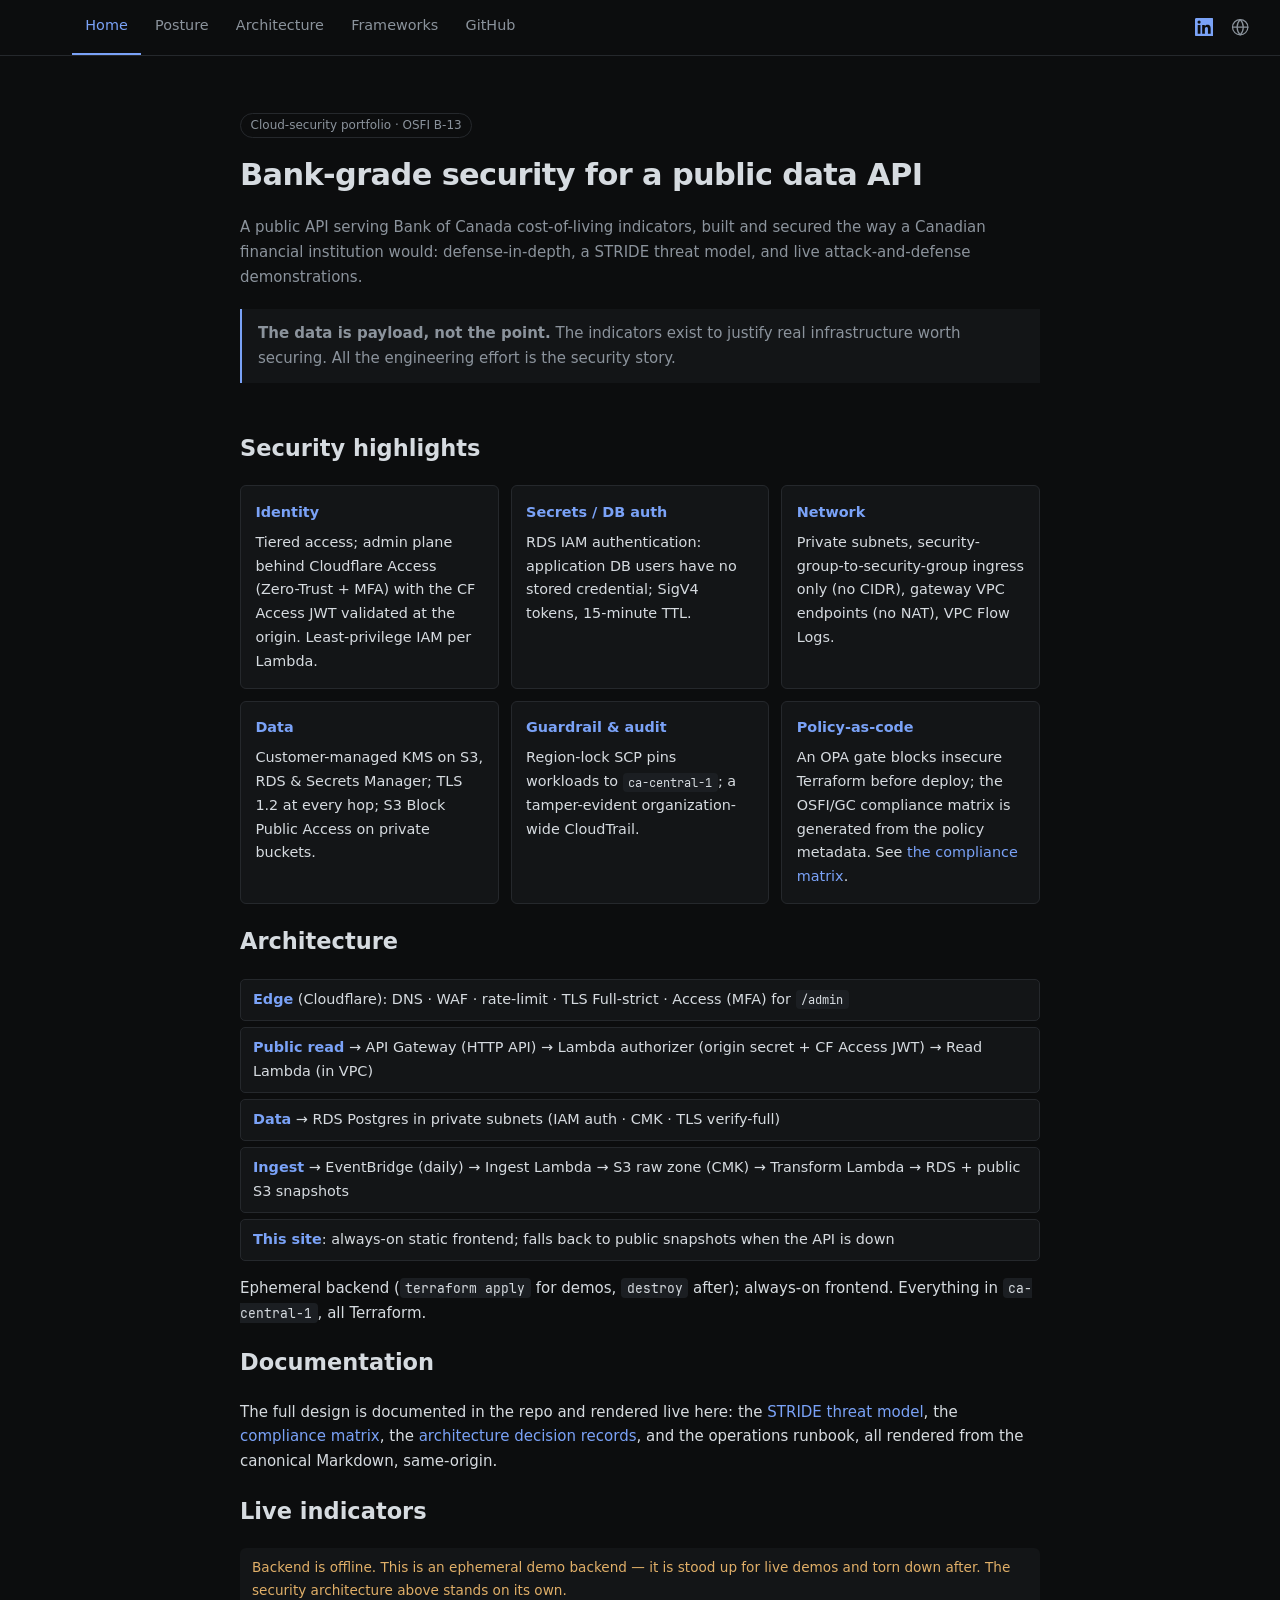
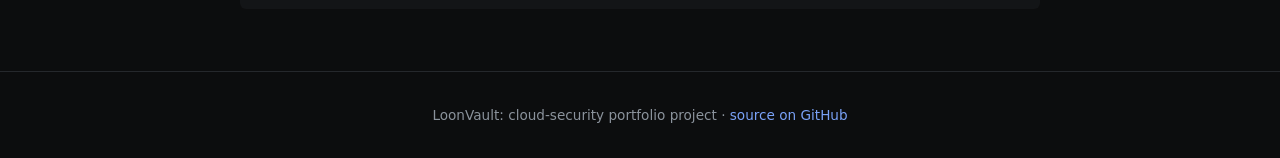
<file: frontend/index.html>
<!DOCTYPE html>
<html lang="en">
<head>
  <meta charset="utf-8">
  <meta name="viewport" content="width=device-width, initial-scale=1">
  <title>LoonVault: bank-grade secure data platform</title>
  <meta name="description" content="A security-first cloud platform serving Bank of Canada indicators, mapped to OSFI B-13.">
  <link rel="stylesheet" href="assets/styles.css">
</head>
<body>
  <header class="site">
    <nav class="tabbar" aria-label="Primary">
      <a class="tab" href="index.html" aria-current="page">Home</a>
      <span class="tab-group">
        <a class="tab" href="docs.html#threat-model">Posture</a>
        <span class="tab-menu">
          <a href="index.html#security">Security Highlights</a>
          <a href="docs.html#threat-model">Threat Model</a>
        </span>
      </span>
      <a class="tab" href="index.html#architecture">Architecture</a>
      <a class="tab" href="docs.html#COMPLIANCE">Frameworks</a>
      <a class="tab" href="https://github.com/arnoldcastro5000/loonvault" target="_blank" rel="noopener noreferrer">GitHub</a>
      <span class="tab-icons">
        <a class="li" href="https://www.linkedin.com/in/arnoldgcastro/" target="_blank" rel="noopener noreferrer" title="LinkedIn" aria-label="LinkedIn">
          <svg xmlns="http://www.w3.org/2000/svg" viewBox="0 0 24 24" fill="currentColor"><path d="M20.447 20.452h-3.554v-5.569c0-1.328-.027-3.037-1.852-3.037-1.853 0-2.136 1.445-2.136 2.939v5.667H9.351V9h3.414v1.561h.046c.477-.9 1.637-1.85 3.37-1.85 3.601 0 4.267 2.37 4.267 5.455v6.286zM5.337 7.433a2.062 2.062 0 0 1-2.063-2.065 2.064 2.064 0 1 1 2.063 2.065zm1.782 13.019H3.555V9h3.564v11.452zM22.225 0H1.771C.792 0 0 .774 0 1.729v20.542C0 23.227.792 24 1.771 24h20.451C23.2 24 24 23.227 24 22.271V1.729C24 .774 23.2 0 22.222 0h.003z"/></svg>
        </a>
        <a href="https://cloudsecuritypractice.com" target="_blank" rel="noopener noreferrer" title="cloudsecuritypractice.com" aria-label="cloudsecuritypractice.com">
          <svg xmlns="http://www.w3.org/2000/svg" viewBox="0 0 24 24" fill="none" stroke="currentColor" stroke-width="1.6" stroke-linecap="round" stroke-linejoin="round">
            <circle cx="12" cy="12" r="10"/>
            <line x1="2" y1="12" x2="22" y2="12"/>
            <path d="M12 2c2.6 2.7 4 6.3 4 10s-1.4 7.3-4 10c-2.6-2.7-4-6.3-4-10s1.4-7.3 4-10z"/>
          </svg>
        </a>
      </span>
    </nav>
  </header>

  <main>
    <section class="hero">
      <span class="badge">Cloud-security portfolio · OSFI B-13</span>
      <h1>Bank-grade security for a public data API</h1>
      <p class="tagline">A public API serving Bank of Canada cost-of-living indicators, built and
        secured the way a Canadian financial institution would: defense-in-depth, a STRIDE threat
        model, and live attack-and-defense demonstrations.</p>
      <div class="callout"><strong>The data is payload, not the point.</strong> The indicators exist
        to justify real infrastructure worth securing. All the engineering effort is the security story.</div>
    </section>

    <section id="security">
      <h2>Security highlights</h2>
      <div class="grid">
        <div class="card"><h3>Identity</h3>Tiered access; admin plane behind Cloudflare Access
          (Zero-Trust + MFA) with the CF Access JWT validated at the origin. Least-privilege IAM per Lambda.</div>
        <div class="card"><h3>Secrets / DB auth</h3>RDS IAM authentication: application DB users have
          no stored credential; SigV4 tokens, 15-minute TTL.</div>
        <div class="card"><h3>Network</h3>Private subnets, security-group-to-security-group ingress only
          (no CIDR), gateway VPC endpoints (no NAT), VPC Flow Logs.</div>
        <div class="card"><h3>Data</h3>Customer-managed KMS on S3, RDS &amp; Secrets Manager; TLS 1.2 at
          every hop; S3 Block Public Access on private buckets.</div>
        <div class="card"><h3>Guardrail &amp; audit</h3>Region-lock SCP pins workloads to
          <code>ca-central-1</code>; a tamper-evident organization-wide CloudTrail.</div>
        <div class="card"><h3>Policy-as-code</h3>An OPA gate blocks insecure Terraform before deploy;
          the OSFI/GC compliance matrix is generated from the policy metadata. See
          <a href="docs.html#COMPLIANCE">the compliance matrix</a>.</div>
      </div>
    </section>

    <section id="architecture">
      <h2>Architecture</h2>
      <ul class="flow">
        <li><b>Edge</b> (Cloudflare): DNS · WAF · rate-limit · TLS Full-strict · Access (MFA) for <code>/admin</code></li>
        <li><b>Public read</b> → API Gateway (HTTP API) → Lambda authorizer (origin secret + CF Access JWT) → Read Lambda (in VPC)</li>
        <li><b>Data</b> → RDS Postgres in private subnets (IAM auth · CMK · TLS verify-full)</li>
        <li><b>Ingest</b> → EventBridge (daily) → Ingest Lambda → S3 raw zone (CMK) → Transform Lambda → RDS + public S3 snapshots</li>
        <li><b>This site</b>: always-on static frontend; falls back to public snapshots when the API is down</li>
      </ul>
      <p>Ephemeral backend (<code>terraform apply</code> for demos, <code>destroy</code> after);
        always-on frontend. Everything in <code>ca-central-1</code>, all Terraform.</p>
    </section>

    <section>
      <h2>Documentation</h2>
      <p>The full design is documented in the repo and rendered live here: the
        <a href="docs.html#threat-model">STRIDE threat model</a>,
        the <a href="docs.html#COMPLIANCE">compliance matrix</a>,
        the <a href="docs.html">architecture decision records</a>, and the operations runbook,
        all rendered from the canonical Markdown, same-origin.</p>
    </section>

    <section id="indicators">
      <h2>Live indicators</h2>
      <p id="data-status" class="status">Loading…</p>
      <table id="data-table"></table>
    </section>
  </main>

  <footer class="site">
    LoonVault: cloud-security portfolio project ·
    <a href="https://github.com/arnoldcastro5000/loonvault">source on GitHub</a>
  </footer>

  <script src="assets/runtime.js"></script>
  <script src="assets/app.js"></script>
</body>
</html>
</file>
<file: frontend/assets/styles.css>
/* LoonVault — sans-serif theme (ui-sans-serif primary), monospace for code only.
   JetBrains Mono (OFL-1.1) is self-hosted for code; see fonts/LICENSE-JetBrainsMono.txt
   and ADR-0012. No font CDN, no third-party assets. */
@font-face {
  font-family: "JetBrains Mono";
  font-style: normal;
  font-weight: 400;
  font-display: swap;
  src: url("fonts/JetBrainsMono-Regular.woff2") format("woff2");
}

:root {
  --bg: #0c0d0e;
  --panel: #131517;
  --border: #25282c;
  --text: #d6dbe0;
  --muted: #8b939c;
  --accent: #7aa2f7;
  --ok: #7bd88f;
  --warn: #e0af68;
  --err: #f7768e;
  --sans: ui-sans-serif, system-ui, -apple-system, "Segoe UI", Roboto, Helvetica, Arial, sans-serif;
  --mono: ui-monospace, "JetBrains Mono", "SF Mono", Menlo, Consolas, monospace;
}
* { box-sizing: border-box; }
html { -webkit-text-size-adjust: 100%; }
body {
  margin: 0;
  font-family: var(--sans);
  font-size: 15px;
  line-height: 1.65;
  background: var(--bg);
  color: var(--text);
}
a { color: var(--accent); text-decoration: none; }
a:hover { text-decoration: underline; }

/* header / footer */
header.site {
  border-bottom: 1px solid var(--border);
  padding: 0 1.5rem;
  display: flex;
  gap: 1rem;
  align-items: stretch;
  flex-wrap: wrap;
}
header.site .brand { font-weight: 700; letter-spacing: -0.01em; display: flex; align-items: center; }
footer.site { border-top: 1px solid var(--border); color: var(--muted); padding: 2rem 1.5rem; text-align: center; font-size: 0.85rem; }

/* top tab bar (mirrors the prowler-cspm dashboard nav, in loonvault tokens) */
.tabbar { display: flex; align-items: stretch; flex: 1 1 auto; flex-wrap: wrap; margin-left: 5ch; }
.tabbar .tab {
  display: inline-flex;
  align-items: center;
  padding: 0.9rem 0.85rem;
  font-size: 0.9rem;
  font-weight: 500;
  color: var(--muted);
  border-bottom: 2px solid transparent;
}
.tabbar .tab:hover { color: var(--text); text-decoration: none; }
.tabbar .tab[aria-current="page"] { color: var(--accent); border-bottom-color: var(--accent); }

/* hover/focus dropdown */
.tab-group { position: relative; display: inline-flex; align-items: stretch; }
.tab-menu {
  position: absolute;
  left: 0;
  top: 100%;
  display: none;
  min-width: 180px;
  background: var(--panel);
  border: 1px solid var(--border);
  border-top: none;
  border-radius: 0 0 6px 6px;
  box-shadow: 0 8px 20px rgba(0, 0, 0, 0.35);
  z-index: 20;
}
.tab-group:hover .tab-menu,
.tab-group:focus-within .tab-menu { display: block; }
.tab-menu a {
  display: block;
  padding: 0.5rem 0.85rem;
  font-size: 0.85rem;
  color: var(--muted);
}
.tab-menu a:hover { color: var(--text); background: var(--bg); text-decoration: none; }

/* right-aligned social icons */
.tab-icons { margin-left: auto; display: flex; align-items: center; gap: 0.25rem; }
.tab-icons a { display: inline-flex; align-items: center; justify-content: center; width: 2rem; height: 2rem; border-radius: 4px; color: var(--muted); }
.tab-icons a:hover { color: var(--text); text-decoration: none; }
.tab-icons a.li { color: var(--accent); }
.tab-icons svg { width: 1.15rem; height: 1.15rem; }

main { max-width: 76ch; margin: 0 auto; padding: 2rem 1.5rem 3rem; }
/* Landing page width matches https://prowler.cloudsecuritypractice.com/ (848px). Fixed
   px, not ch: ch scales with font-size, which made prior ch-based widths unpredictable. */
main:not(.docs-main) { max-width: 848px; }

/* prose */
.prose h1 { font-size: 1.6rem; letter-spacing: -0.02em; margin: 0 0 1.25rem; }
.prose h2 { font-size: 1.2rem; margin: 2.25rem 0 0.75rem; padding-top: 1.1rem; border-top: 1px solid var(--border); }
.prose h3 { font-size: 1.02rem; color: var(--text); margin: 1.5rem 0 0.5rem; }
.prose h4 { font-size: 0.95rem; color: var(--muted); margin: 1.25rem 0 0.4rem; }
.prose p, .prose li { color: var(--text); }
.prose ul, .prose ol { padding-left: 1.3rem; }
.prose li { margin: 0.2rem 0; }
.prose hr { border: none; border-top: 1px solid var(--border); margin: 2rem 0; }
blockquote { margin: 1rem 0; padding: 0.5rem 1rem; border-left: 2px solid var(--accent); background: var(--panel); color: var(--muted); }

/* landing bits */
.hero { padding: 1.5rem 0 0.5rem; }
.hero h1 { font-size: 1.9rem; letter-spacing: -0.02em; margin: 0.75rem 0 0.5rem; }
.tagline { color: var(--muted); }
.callout { border-left: 2px solid var(--accent); background: var(--panel); padding: 0.75rem 1rem; margin: 1.25rem 0; color: var(--muted); }
.grid { display: grid; gap: 0.75rem; grid-template-columns: repeat(auto-fit, minmax(230px, 1fr)); }
.card { background: var(--panel); border: 1px solid var(--border); border-radius: 6px; padding: 0.9rem; font-size: 0.9rem; }
.card h3 { margin: 0 0 0.4rem; font-size: 0.9rem; color: var(--accent); }
.flow { list-style: none; padding: 0; }
.flow li { background: var(--panel); border: 1px solid var(--border); border-radius: 5px; padding: 0.5rem 0.75rem; margin: 0.4rem 0; font-size: 0.9rem; }
.flow li b { color: var(--accent); }
.badge { display: inline-block; font-size: 0.75rem; color: var(--muted); border: 1px solid var(--border); border-radius: 999px; padding: 0.1rem 0.6rem; }

/* tables (wrapped for overflow) */
.table-wrap { overflow-x: auto; margin: 1rem 0; }
table { width: 100%; border-collapse: collapse; font-size: 0.85rem; }
th, td { text-align: left; padding: 0.45rem 0.6rem; border-bottom: 1px solid var(--border); vertical-align: top; }
th { color: var(--muted); font-weight: 700; }

/* code — monospace */
code { font-family: var(--mono); background: #1b1e22; padding: 0.1rem 0.35rem; border-radius: 4px; font-size: 0.85em; }
pre { font-family: var(--mono); background: var(--panel); border: 1px solid var(--border); border-radius: 6px; padding: 0.9rem; overflow-x: auto; }
pre code { background: none; padding: 0; }

/* live data panel */
.status { padding: 0.5rem 0.75rem; border-radius: 6px; background: var(--panel); color: var(--muted); font-size: 0.85rem; }
.status.ok { color: var(--ok); }
.status.warn { color: var(--warn); }

/* docs viewer */
.docs-layout { display: flex; gap: 2rem; max-width: 1100px; margin: 0 auto; padding: 1.5rem; align-items: flex-start; }
.docs-sidebar { flex: 0 0 220px; position: sticky; top: 1rem; max-height: calc(100vh - 2rem); overflow-y: auto; }
.docs-sidebar .nav-group { margin-bottom: 1.25rem; }
.docs-sidebar h3 { font-size: 0.7rem; text-transform: uppercase; letter-spacing: 0.08em; color: var(--muted); margin: 0 0 0.4rem; }
.docs-sidebar ul { list-style: none; margin: 0; padding: 0; }
.docs-sidebar li { margin: 0.1rem 0; }
.docs-sidebar a { display: block; padding: 0.25rem 0.5rem; border-radius: 5px; color: var(--muted); font-size: 0.85rem; }
.docs-sidebar a:hover { color: var(--text); background: var(--panel); text-decoration: none; }
.docs-sidebar a.active { color: var(--text); background: var(--panel); border-left: 2px solid var(--accent); }
.docs-main { flex: 1 1 auto; min-width: 0; }
.docs-main > h1 { font-size: 1.5rem; margin: 0.25rem 0 1.25rem; }

/* loading skeleton + error */
.skeleton { height: 1rem; margin: 0.6rem 0; border-radius: 4px; background: linear-gradient(90deg, var(--panel), var(--border), var(--panel)); background-size: 200% 100%; animation: pulse 1.4s ease-in-out infinite; }
.skeleton:nth-child(odd) { width: 90%; }
.skeleton:nth-child(3n) { width: 70%; }
@keyframes pulse { 0% { background-position: 200% 0; } 100% { background-position: -200% 0; } }
.error { border: 1px solid var(--err); color: var(--err); background: rgba(247, 118, 142, 0.08); border-radius: 6px; padding: 0.75rem 1rem; }

@media (max-width: 720px) {
  .docs-layout { flex-direction: column; }
  .docs-sidebar { position: static; flex-basis: auto; max-height: none; width: 100%; }
}
</file>
